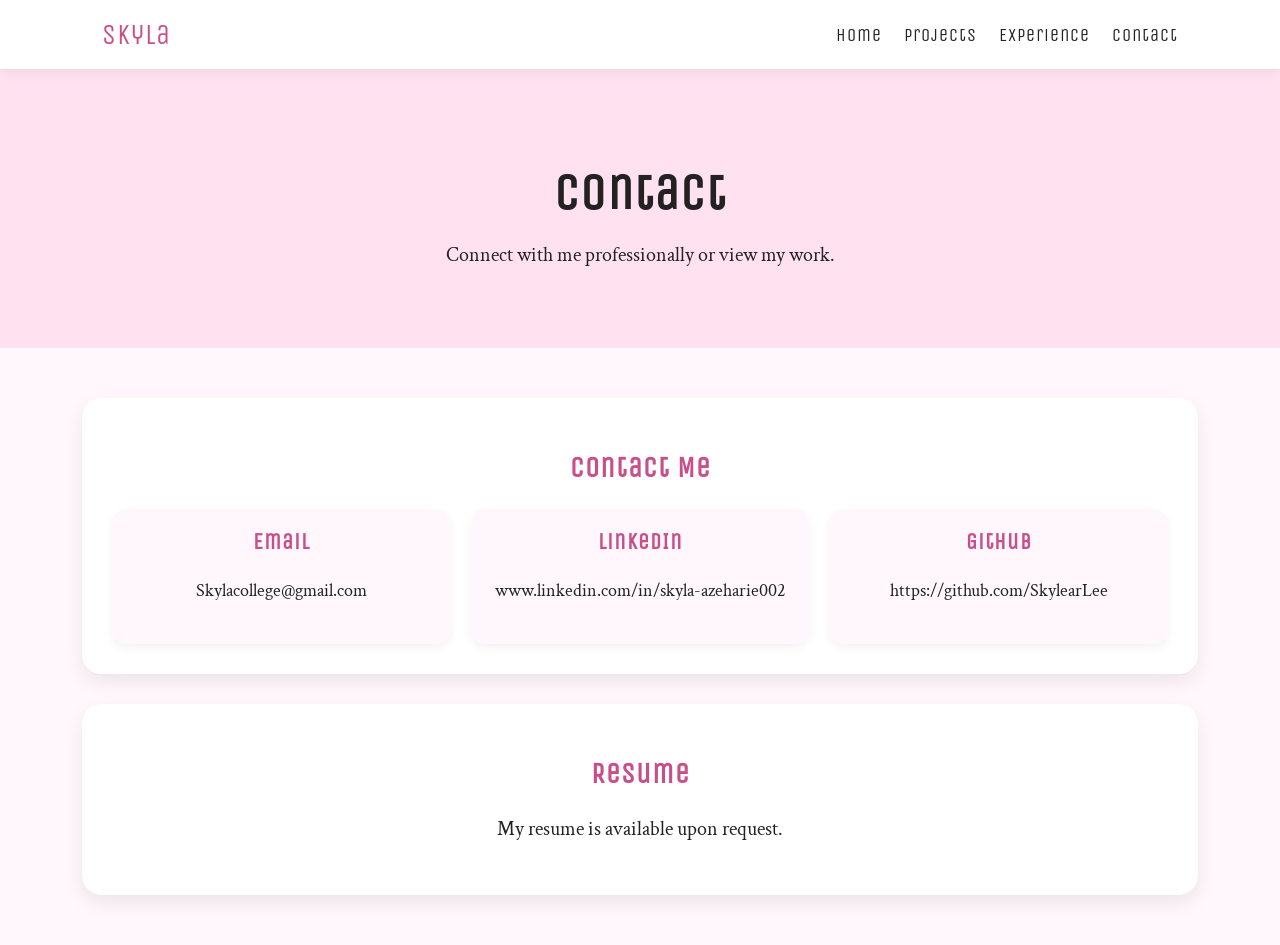
<file: contact.html>
<!DOCTYPE html>
<html lang="en">
<head>
  <meta charset="UTF-8">
  <meta name="viewport" content="width=device-width, initial-scale=1.0">
  <title>Contact | Sky's Website</title>

  <link rel="preconnect" href="https://fonts.googleapis.com">
  <link rel="preconnect" href="https://fonts.gstatic.com" crossorigin>

  <link href="https://fonts.googleapis.com/css2?family=Crimson+Text:wght@400;600;700&family=Unica+One&display=swap" rel="stylesheet">

  <link rel="stylesheet" href="style.css">
</head>

<body>
  <nav class="navbar">
    <a href="index.html" class="logo">Skyla</a>

    <div class="nav-links">
      <a href="index.html">Home</a>
      <a href="project.html">Projects</a>
      <a href="experience.html">Experience</a>
      <a href="contact.html">Contact</a>
    </div>
  </nav>

  <header class="top">
    <h1>Contact</h1>
    <p>Connect with me professionally or view my work.</p>
  </header>

  <main>
    <section class="card">
      <h2>Contact Me</h2>

      <div class="card-row">
        <div class="card-section">
          <h3>Email</h3>
          <p>
            Skylacollege@gmail.com
          </p>
        </div>

        <div class="card-section">
          <h3>LinkedIn</h3>
          <p>
              www.linkedin.com/in/skyla-azeharie002
          </p>
        </div>

        <div class="card-section">
          <h3>GitHub</h3>
          <p>
           https://github.com/SkylearLee
          </p>
        </div>
      </div>
    </section>

    <section class="card">
      <h2>Resume</h2>
      <p>
        My resume is available upon request.
      </p>
    </section>
  </main>

  <script src="script.js"></script>
</body>
</html>
</file>
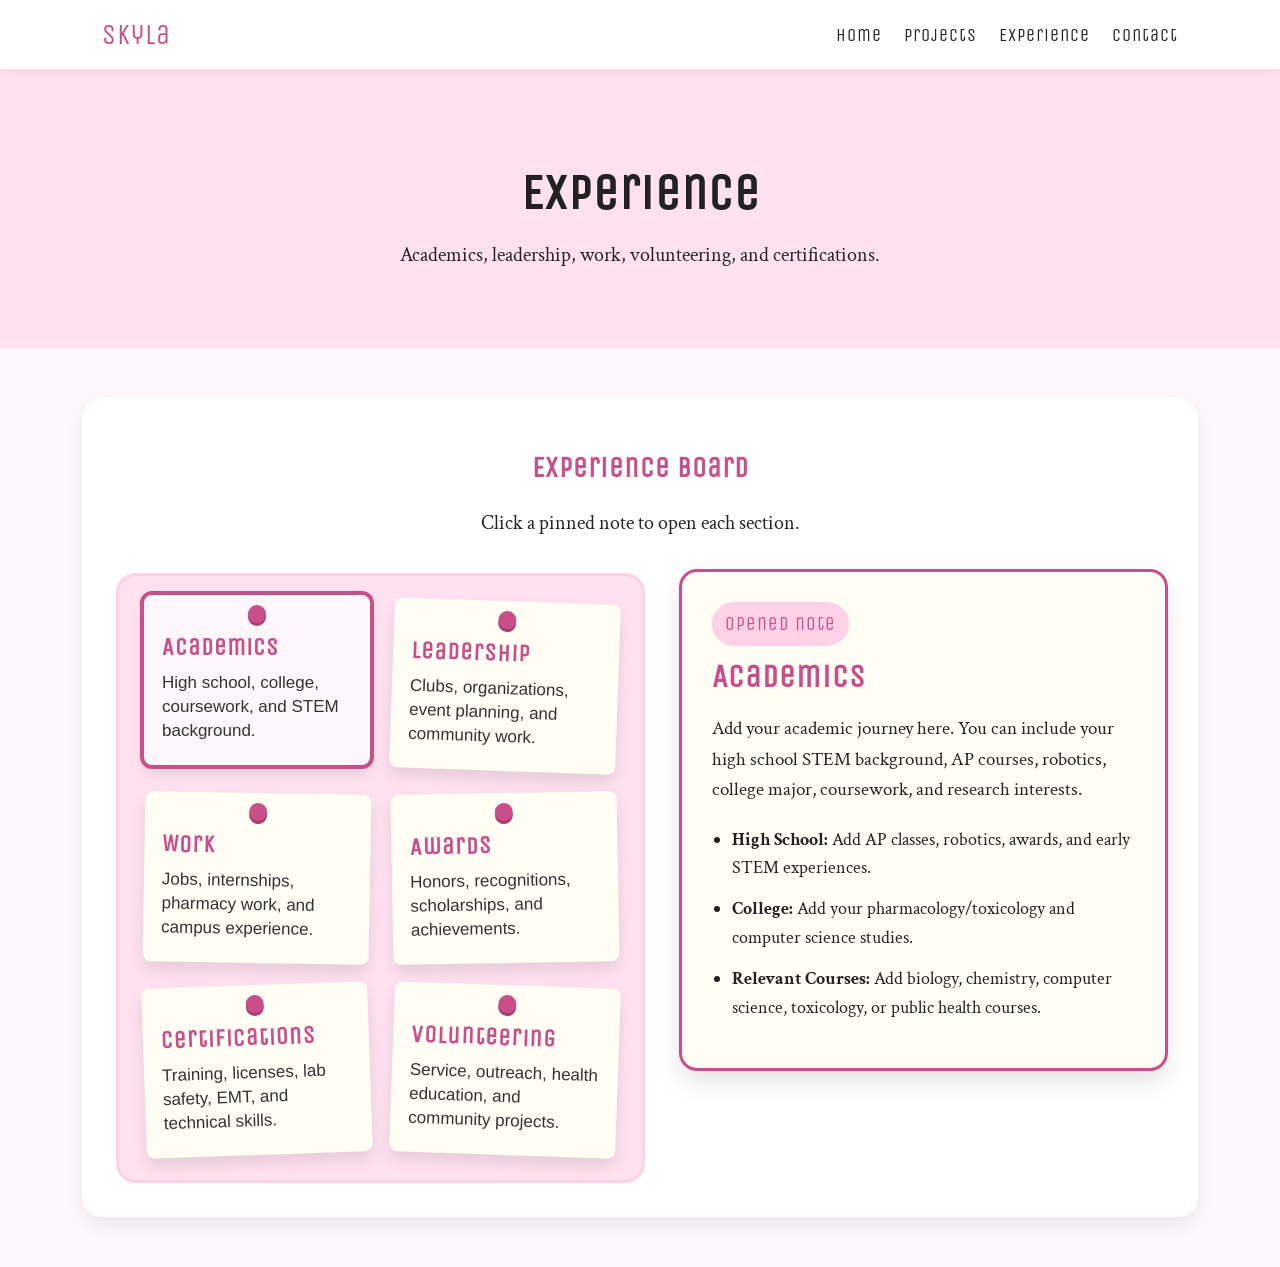
<file: experience.html>
<!DOCTYPE html>
<html lang="en">
<head>
  <meta charset="UTF-8">
  <meta name="viewport" content="width=device-width, initial-scale=1.0">
  <title>Experience | Sky's Website</title>

  <link rel="preconnect" href="https://fonts.googleapis.com">
  <link rel="preconnect" href="https://fonts.gstatic.com" crossorigin>

  <link href="https://fonts.googleapis.com/css2?family=Crimson+Text:wght@400;600;700&family=Unica+One&display=swap" rel="stylesheet">

  <link rel="stylesheet" href="style.css">
</head>

<body>
  <nav class="navbar">
    <a href="index.html" class="logo">Skyla</a>

    <div class="nav-links">
      <a href="index.html">Home</a>
      <a href="project.html">Projects</a>
      <a href="experience.html">Experience</a>
      <a href="contact.html">Contact</a>
    </div>
  </nav>

  <header class="top">
    <h1>Experience</h1>
    <p>Academics, leadership, work, volunteering, and certifications.</p>
  </header>

  <main>
  <section class="card experience-board-card">
    <h2>Experience Board</h2>
    <p class="board-intro">
      Click a pinned note to open each section.
    </p>

    <div class="experience-board">

      <div class="pin-grid">
        <button class="pin-note active" data-exp="academics">
          <span class="pin-dot"></span>
          <h3>Academics</h3>
          <p>High school, college, coursework, and STEM background.</p>
        </button>

        <button class="pin-note" data-exp="leadership">
          <span class="pin-dot"></span>
          <h3>Leadership</h3>
          <p>Clubs, organizations, event planning, and community work.</p>
        </button>

        <button class="pin-note" data-exp="work">
          <span class="pin-dot"></span>
          <h3>Work</h3>
          <p>Jobs, internships, pharmacy work, and campus experience.</p>
        </button>

        <button class="pin-note" data-exp="awards">
          <span class="pin-dot"></span>
          <h3>Awards</h3>
          <p>Honors, recognitions, scholarships, and achievements.</p>
        </button>

        <button class="pin-note" data-exp="certifications">
          <span class="pin-dot"></span>
          <h3>Certifications</h3>
          <p>Training, licenses, lab safety, EMT, and technical skills.</p>
        </button>

        <button class="pin-note" data-exp="volunteering">
          <span class="pin-dot"></span>
          <h3>Volunteering</h3>
          <p>Service, outreach, health education, and community projects.</p>
        </button>
      </div>

      <div class="opened-note">

        <div class="exp-panel active" id="academics">
          <p class="note-label">opened note</p>
          <h3>Academics</h3>
          <p>
            Add your academic journey here. You can include your high school STEM background,
            AP courses, robotics, college major, coursework, and research interests.
          </p>

          <ul>
            <li><strong>High School:</strong> Add AP classes, robotics, awards, and early STEM experiences.</li>
            <li><strong>College:</strong> Add your pharmacology/toxicology and computer science studies.</li>
            <li><strong>Relevant Courses:</strong> Add biology, chemistry, computer science, toxicology, or public health courses.</li>
          </ul>
        </div>

        <div class="exp-panel" id="leadership">
          <p class="note-label">opened note</p>
          <h3>Leadership</h3>
          <p>
            Add leadership positions, club responsibilities, events you planned, and ways you helped organize people.
          </p>

          <ul>
            <li><strong>MEDLIFE at UB:</strong> Add your founder/president role and club mission.</li>
            <li><strong>Events:</strong> Add hygiene kit packing, general interest meetings, donation drives, or workshops.</li>
            <li><strong>Skills:</strong> Add communication, planning, outreach, and team coordination.</li>
          </ul>
        </div>

        <div class="exp-panel" id="work">
          <p class="note-label">opened note</p>
          <h3>Work Experience</h3>
          <p>
            Add jobs, internships, pharmacy experience, campus work, and professional responsibilities.
          </p>

          <ul>
            <li><strong>Pharmacy:</strong> Add patient-facing tasks, restocking, calls, DME, OTC, or compounding exposure.</li>
            <li><strong>Campus Jobs:</strong> Add Student Union work or university roles.</li>
            <li><strong>Internships:</strong> Add summer programs, biotech, healthcare, or technical experience.</li>
          </ul>
        </div>

        <div class="exp-panel" id="awards">
          <p class="note-label">opened note</p>
          <h3>Awards</h3>
          <p>
            Add awards, honors, scholarships, competitions, or recognition here.
          </p>

          <ul>
            <li><strong>Academic Honors:</strong> Add dean’s list, honors college, or scholarships.</li>
            <li><strong>STEM Awards:</strong> Add robotics, coding, science, or research awards.</li>
            <li><strong>Community Recognition:</strong> Add service or leadership recognition.</li>
          </ul>
        </div>

        <div class="exp-panel" id="certifications">
          <p class="note-label">opened note</p>
          <h3>Certifications & Licenses</h3>
          <p>
            Add professional training, safety certificates, licenses, or technical credentials.
          </p>

          <ul>
            <li><strong>EMT Training:</strong> Add completion details or related experience.</li>
            <li><strong>Lab Training:</strong> Add safety, animal handling, biohazard, or research training.</li>
            <li><strong>Tech Skills:</strong> Add coding languages, software, or platforms.</li>
          </ul>
        </div>

        <div class="exp-panel" id="volunteering">
          <p class="note-label">opened note</p>
          <h3>Volunteering</h3>
          <p>
            Add service experiences, outreach, health education, mentoring, or community work.
          </p>

          <ul>
            <li><strong>Health Outreach:</strong> Add MEDLIFE-related community service.</li>
            <li><strong>STEM Mentoring:</strong> Add robotics mentoring or student support.</li>
            <li><strong>Community Projects:</strong> Add donation drives, education events, or local volunteering.</li>
          </ul>
        </div>

      </div>

    </div>
  </section>
</main>

  <script src="script.js"></script>
</body>
</html>
</file>
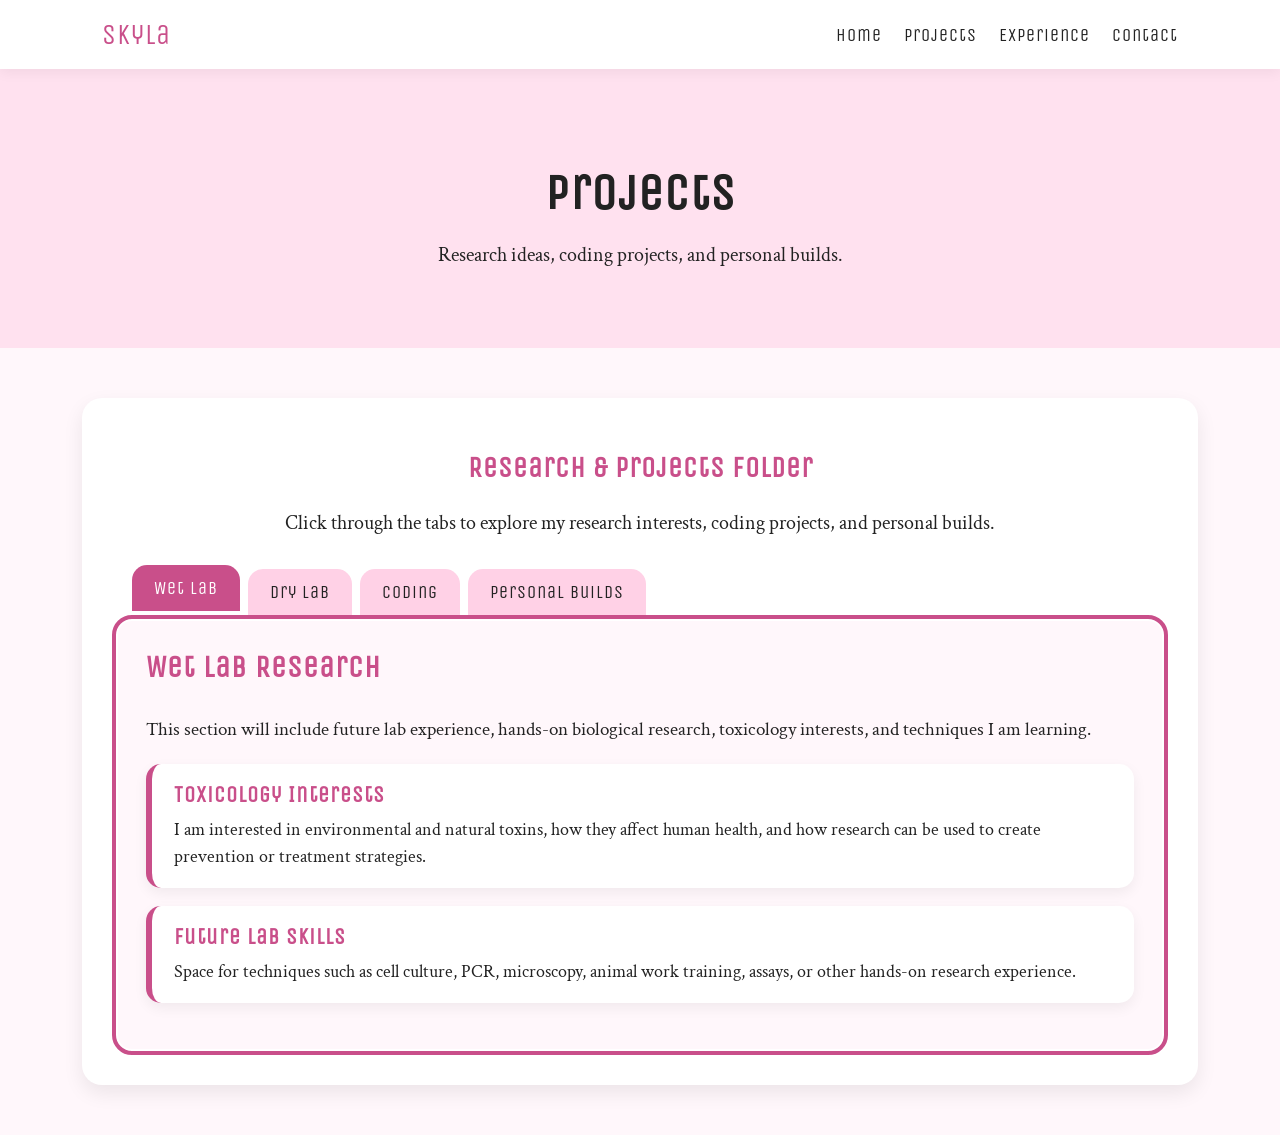
<file: project.html>
<!DOCTYPE html>
<html lang="en">
<head>
  <meta charset="UTF-8">
  <meta name="viewport" content="width=device-width, initial-scale=1.0">
  <title>Projects | Sky's Website</title>

  <link rel="preconnect" href="https://fonts.googleapis.com">
  <link rel="preconnect" href="https://fonts.gstatic.com" crossorigin>

  <link href="https://fonts.googleapis.com/css2?family=Crimson+Text:wght@400;600;700&family=Unica+One&display=swap" rel="stylesheet">

  <link rel="stylesheet" href="style.css">
</head>

<body>
  <nav class="navbar">
    <a href="index.html" class="logo">Skyla</a>

    <div class="nav-links">
      <a href="index.html">Home</a>
      <a href="project.html">Projects</a>
      <a href="experience.html">Experience</a>
      <a href="contact.html">Contact</a>
    </div>
  </nav>

  <header class="top">
    <h1>Projects</h1>
    <p>Research ideas, coding projects, and personal builds.</p>
  </header>

  <main>
  <section class="card folder-card">
    <h2>Research & Projects Folder</h2>
    <p class="folder-intro">
      Click through the tabs to explore my research interests, coding projects, and personal builds.
    </p>

    <div class="folder">

      <div class="folder-tabs">
        <button class="folder-tab active" data-tab="wet-lab">Wet Lab</button>
        <button class="folder-tab" data-tab="dry-lab">Dry Lab</button>
        <button class="folder-tab" data-tab="coding">Coding</button>
        <button class="folder-tab" data-tab="personal">Personal Builds</button>
      </div>

      <div class="folder-content">

        <div class="tab-panel active" id="wet-lab">
          <h3>Wet Lab Research</h3>
          <p>
            This section will include future lab experience, hands-on biological research,
            toxicology interests, and techniques I am learning.
          </p>

          <div class="project-mini-card">
            <h4>Toxicology Interests</h4>
            <p>
              I am interested in environmental and natural toxins, how they affect human health,
              and how research can be used to create prevention or treatment strategies.
            </p>
          </div>

          <div class="project-mini-card">
            <h4>Future Lab Skills</h4>
            <p>
              Space for techniques such as cell culture, PCR, microscopy, animal work training,
              assays, or other hands-on research experience.
            </p>
          </div>
        </div>

        <div class="tab-panel" id="dry-lab">
          <h3>Dry Lab Research</h3>
          <p>
            This section focuses on literature reviews, data analysis, databases,
            computational research, and independent research questions.
          </p>

          <div class="project-mini-card">
            <h4>Alopecia, College Culture, and Self-Image</h4>
            <p>
              An independent research interest exploring how visible health changes may affect
              self-image, stress, and social experiences among college students.
            </p>
          </div>

          <div class="project-mini-card">
            <h4>One-Use Plastic in Research Labs</h4>
            <p>
              A research idea focused on single-use plastics in lab environments and possible
              sustainable alternatives for scientific workspaces.
            </p>
          </div>
        </div>

        <div class="tab-panel" id="coding">
          <h3>Coding Projects</h3>
          <p>
            This section includes projects where I combine computer science, health,
            research, and design.
          </p>

          <div class="project-mini-card">
            <h4>MacroMunchies</h4>
            <p>
              A location-based food recommendation app idea that helps students choose meals
              based on cravings, campus location, and macro goals.
            </p>
          </div>

          <div class="project-mini-card">
            <h4>Personal Website</h4>
            <p>
              A self-coded portfolio website built with HTML, CSS, GitHub, and eventually
              JavaScript animations.
            </p>
          </div>
        </div>

        <div class="tab-panel" id="personal">
          <h3>Personal Builds</h3>
          <p>
            This section is for creative projects, passion projects, and ideas I am developing
            outside of class.
          </p>

          <div class="project-mini-card">
            <h4>Portfolio Design</h4>
            <p>
              I want this site to feel personal, creative, and slightly playful while still
              showing my academic and professional work.
            </p>
          </div>

          <div class="project-mini-card">
            <h4>Future Ideas</h4>
            <p>
              Space for future health-tech, environmental health, toxicology, or design projects.
            </p>
          </div>
        </div>

      </div>
    </div>
  </section>
</main>

  <script src="script.js"></script>
</body>
</html>
</file>
<file: style.css>
* {
  box-sizing: border-box;
}

body {
  font-family: "Crimson Text", serif;
  text-align: center;
  margin: 0;
  background-color: #fff7fb;
  color: #222;
}

h1, h2, h3 {
  font-family: "Unica One", sans-serif;
  letter-spacing: 1px;
}

/* Navigation bar */

.navbar {
  display: flex;
  justify-content: space-between;
  align-items: center;
  padding: 18px 8%;
  background-color: white;
  box-shadow: 0 4px 12px rgba(0, 0, 0, 0.05);
  position: sticky;
  top: 0;
  z-index: 10;
}

.logo {
  font-family: "Unica One", sans-serif;
  font-size: 28px;
  color: #c94f8a;
  text-decoration: none;
  letter-spacing: 1px;
}

.nav-links {
  display: flex;
  gap: 22px;
}

.nav-links a {
  text-decoration: none;
  color: #222;
  font-family: "Unica One", sans-serif;
  font-size: 18px;
  letter-spacing: 1px;
}

.nav-links a:hover {
  color: #c94f8a;
}

/* Top intro section */

.top {
  padding: 60px 20px;
  background-color: #ffe1ef;
}

.top h1 {
  font-size: 50px;
  margin-bottom: 10px;
}

.top p {
  font-size: 20px;
}

.about-intro {
  display: flex;
  align-items: center;
  justify-content: center;
  gap: 50px;
  margin: 30px 0;
  text-align: left;
}

.bio-text {
  max-width: 550px;
}

.bio-text h3 {
  color: #c94f8a;
  font-size: 28px;
  margin-bottom: 10px;
}

.bio-text p {
  font-size: 20px;
  line-height: 1.6;
}

/* Main page layout */

main {
  padding: 20px;
}

.card {
  background-color: white;
  width: 90%;
  max-width: 1200px;
  margin: 30px auto;
  padding: 30px;
  border-radius: 20px;
  box-shadow: 0 8px 20px rgba(0, 0, 0, 0.08);
}

.card h2 {
  font-size: 28px;
  color: #c94f8a;
}

.card p {
  font-size: 20px;
  line-height: 1.6;
}

.photo-stack {
  position: relative;
  width: 360px;
  height: 300px;
  flex-shrink: 0;
}

.stack-photo {
  position: absolute;
  width: 210px;
  height: 250px;
  object-fit: cover;
  border-radius: 18px;
  border: 5px solid white;
  box-shadow: 0 8px 18px rgba(0, 0, 0, 0.18);
  cursor: pointer;
  transition: transform 0.3s ease, z-index 0.3s ease;
}

.photo-one {
  left: 10px;
  top: 35px;
  transform: rotate(-8deg);
  z-index: 1;
}

.photo-two {
  left: 75px;
  top: 5px;
  transform: rotate(3deg);
  z-index: 2;
}

.photo-three {
  left: 140px;
  top: 45px;
  transform: rotate(8deg);
  z-index: 3;
}

.photo-one:hover {
  transform: rotate(-8deg) scale(1.05);
}

.photo-two:hover {
  transform: rotate(3deg) scale(1.05);
}

.photo-three:hover {
  transform: rotate(8deg) scale(1.05);
}

.stack-photo.active {
  z-index: 10;
  transform: scale(1.15) rotate(0deg);
}
/* Side-by-side sections */

.card-row {
  display: flex;
  flex-wrap: wrap;
  gap: 20px;
  margin-top: 25px;
}

.card-section {
  flex: 1 1 220px;
  padding: 20px;
  background-color: #fff7fb;
  border-radius: 15px;
  box-shadow: 0 4px 10px rgba(0, 0, 0, 0.05);
}

.card-section h3 {
  color: #c94f8a;
  margin-top: 0;
  font-size: 22px;
}

.card-section p {
  line-height: 1.6;
  font-size: 18px;
}

/* Buttons */

.button {
  display: inline-block;
  text-decoration: none;
  background-color: #c94f8a;
  color: white;
  padding: 12px 22px;
  border-radius: 999px;
  font-family: "Unica One", sans-serif;
  letter-spacing: 1px;
  margin-top: 10px;
  transition: 0.2s ease;
}

.button:hover {
  background-color: #a83d70;
  transform: translateY(-3px);
}

/* Phone/tablet responsiveness */

@media (max-width: 700px) {
  .navbar {
    flex-direction: column;
    gap: 12px;
  }

  .nav-links {
    flex-wrap: wrap;
    justify-content: center;
    gap: 14px;
  }

  .top h1 {
    font-size: 38px;
  }

  .card {
    width: 95%;
    padding: 22px;
  }

  .card-row {
    flex-direction: column;
  }

  .about-intro {
    flex-direction: column;
    text-align: center;
    gap: 20px;
  }

  .photo-stack {
    width: 310px;
    height: 280px;
  }

  .stack-photo {
    width: 180px;
    height: 220px;
  }

  .photo-one {
    left: 0;
    top: 35px;
  }

  .photo-two {
    left: 65px;
    top: 5px;
  }

  .photo-three {
    left: 125px;
    top: 45px;
  }
}

/* Folder-style Projects Section */

.folder-card {
  text-align: left;
}

.folder-card h2,
.folder-intro {
  text-align: center;
}

.folder-intro {
  font-size: 19px;
  margin-bottom: 30px;
}

.folder {
  width: 100%;
  margin-top: 25px;
}

.folder-tabs {
  display: flex;
  flex-wrap: wrap;
  gap: 8px;
  align-items: flex-end;
  margin-left: 20px;
}

.folder-tab {
  border: none;
  background-color: #ffd1e6;
  color: #222;
  padding: 12px 22px;
  border-radius: 15px 15px 0 0;
  font-family: "Unica One", sans-serif;
  font-size: 18px;
  letter-spacing: 1px;
  cursor: pointer;
  transition: 0.2s ease;
}

.folder-tab:hover {
  background-color: #ffc0dc;
  transform: translateY(-3px);
}

.folder-tab.active {
  background-color: #c94f8a;
  color: white;
  transform: translateY(-4px);
}

.folder-content {
  background-color: #fff7fb;
  border: 4px solid #c94f8a;
  border-radius: 20px;
  padding: 30px;
  box-shadow: inset 0 0 0 2px white;
  min-height: 350px;
}

.tab-panel {
  display: none;
}

.tab-panel.active {
  display: block;
}

.tab-panel h3 {
  color: #c94f8a;
  font-size: 30px;
  margin-top: 0;
}

.tab-panel p {
  font-size: 19px;
}

.project-mini-card {
  background-color: white;
  border-left: 6px solid #c94f8a;
  border-radius: 15px;
  padding: 18px 22px;
  margin: 18px 0;
  box-shadow: 0 5px 14px rgba(0, 0, 0, 0.06);
}

.project-mini-card h4 {
  font-family: "Unica One", sans-serif;
  color: #c94f8a;
  font-size: 22px;
  margin: 0 0 8px;
  letter-spacing: 1px;
}

.project-mini-card p {
  margin: 0;
  font-size: 18px;
  line-height: 1.5;
}

@keyframes folderFade {
  from {
    opacity: 0;
    transform: translateY(8px);
  }

  to {
    opacity: 1;
    transform: translateY(0);
  }
}

/* Experience Corkboard / Pinned Notes */

.experience-board-card {
  text-align: center;
}

.board-intro {
  font-size: 19px;
  margin-bottom: 30px;
}

.experience-board {
  display: grid;
  grid-template-columns: 1.1fr 1fr;
  gap: 30px;
  align-items: start;
  margin-top: 25px;
}

.pin-grid {
  background-color: #ffe1ef;
  border: 4px solid white;
  border-radius: 24px;
  padding: 28px;
  display: grid;
  grid-template-columns: repeat(2, 1fr);
  gap: 22px;
  box-shadow: inset 0 0 0 3px #ffd1e6;
}

.pin-note {
  position: relative;
  border: none;
  background-color: #fffdf4;
  padding: 28px 18px 20px;
  min-height: 170px;
  border-radius: 8px;
  text-align: left;
  cursor: pointer;
  box-shadow: 0 8px 16px rgba(0, 0, 0, 0.10);
  transform: rotate(-2deg);
  transition: 0.25s ease;
}

.pin-note:nth-child(even) {
  transform: rotate(2deg);
}

.pin-note:nth-child(3) {
  transform: rotate(1deg);
}

.pin-note:nth-child(4) {
  transform: rotate(-1deg);
}

.pin-note:hover {
  transform: translateY(-6px) rotate(0deg);
  box-shadow: 0 12px 22px rgba(0, 0, 0, 0.14);
}

.pin-note.active {
  background-color: #fff7fb;
  outline: 4px solid #c94f8a;
  transform: translateY(-6px) rotate(0deg);
}

.pin-dot {
  width: 18px;
  height: 18px;
  background-color: #c94f8a;
  border-radius: 50%;
  position: absolute;
  top: 10px;
  left: 50%;
  transform: translateX(-50%);
  box-shadow: 0 3px 0 #a83d70;
}

.pin-note h3 {
  color: #c94f8a;
  font-size: 24px;
  margin: 8px 0 10px;
}

.pin-note p {
  font-size: 17px;
  line-height: 1.4;
  margin: 0;
  color: #333;
}

.opened-note {
  background-color: #fffdf4;
  border-radius: 18px;
  padding: 30px;
  min-height: 430px;
  text-align: left;
  border: 3px solid #c94f8a;
  box-shadow: 0 12px 25px rgba(0, 0, 0, 0.10);
  position: sticky;
  top: 105px;
}

.note-label {
  display: inline-block;
  font-family: "Unica One", sans-serif;
  letter-spacing: 1px;
  background-color: #ffd1e6;
  color: #c94f8a;
  padding: 7px 13px;
  border-radius: 999px;
  font-size: 15px;
  margin: 0 0 12px;
}

.exp-panel {
  display: none;
  animation: noteOpen 0.3s ease;
}

.exp-panel.active {
  display: block;
}

.exp-panel h3 {
  font-size: 32px;
  color: #c94f8a;
  margin: 0 0 12px;
}

.exp-panel p {
  font-size: 19px;
  line-height: 1.6;
}

.exp-panel ul {
  padding-left: 20px;
  margin-top: 20px;
}

.exp-panel li {
  font-size: 18px;
  line-height: 1.6;
  margin-bottom: 12px;
}

@keyframes noteOpen {
  from {
    opacity: 0;
    transform: translateX(12px) rotate(1deg);
  }

  to {
    opacity: 1;
    transform: translateX(0) rotate(0deg);
  }
}
</file>
